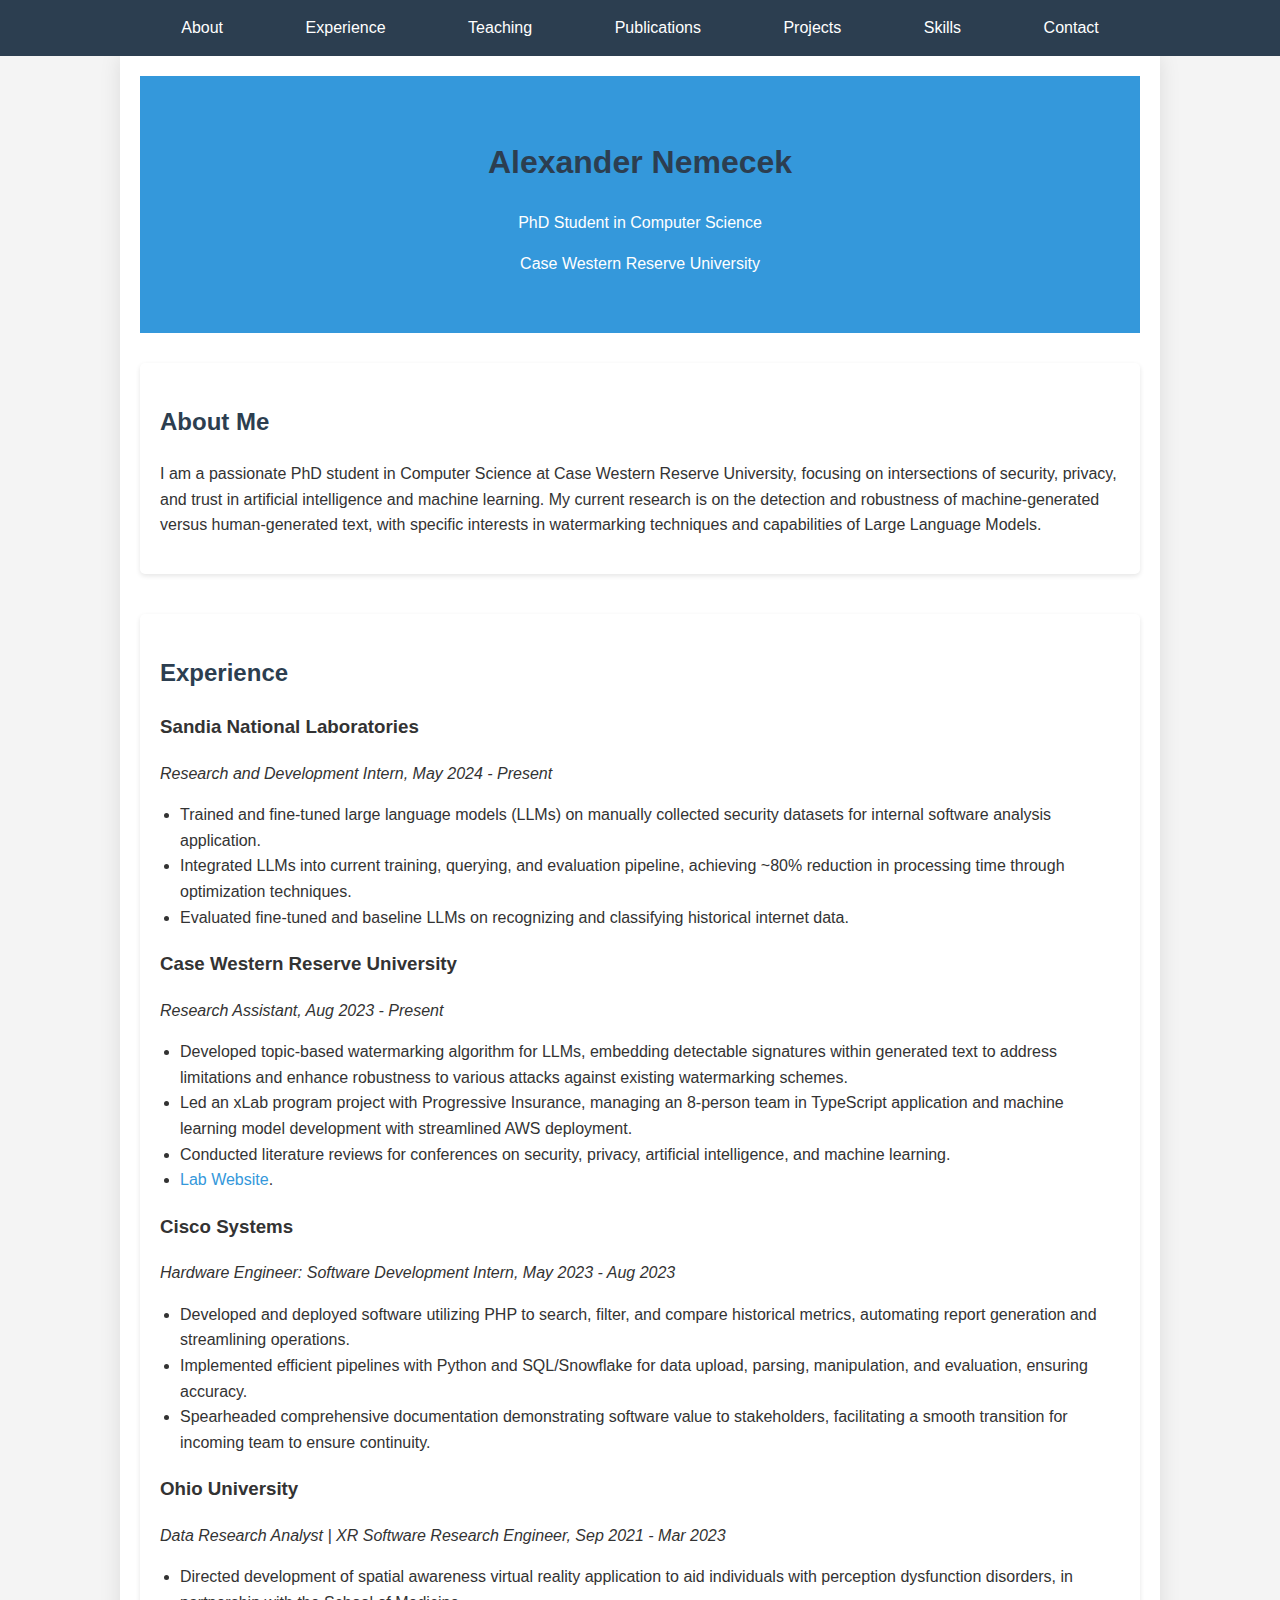
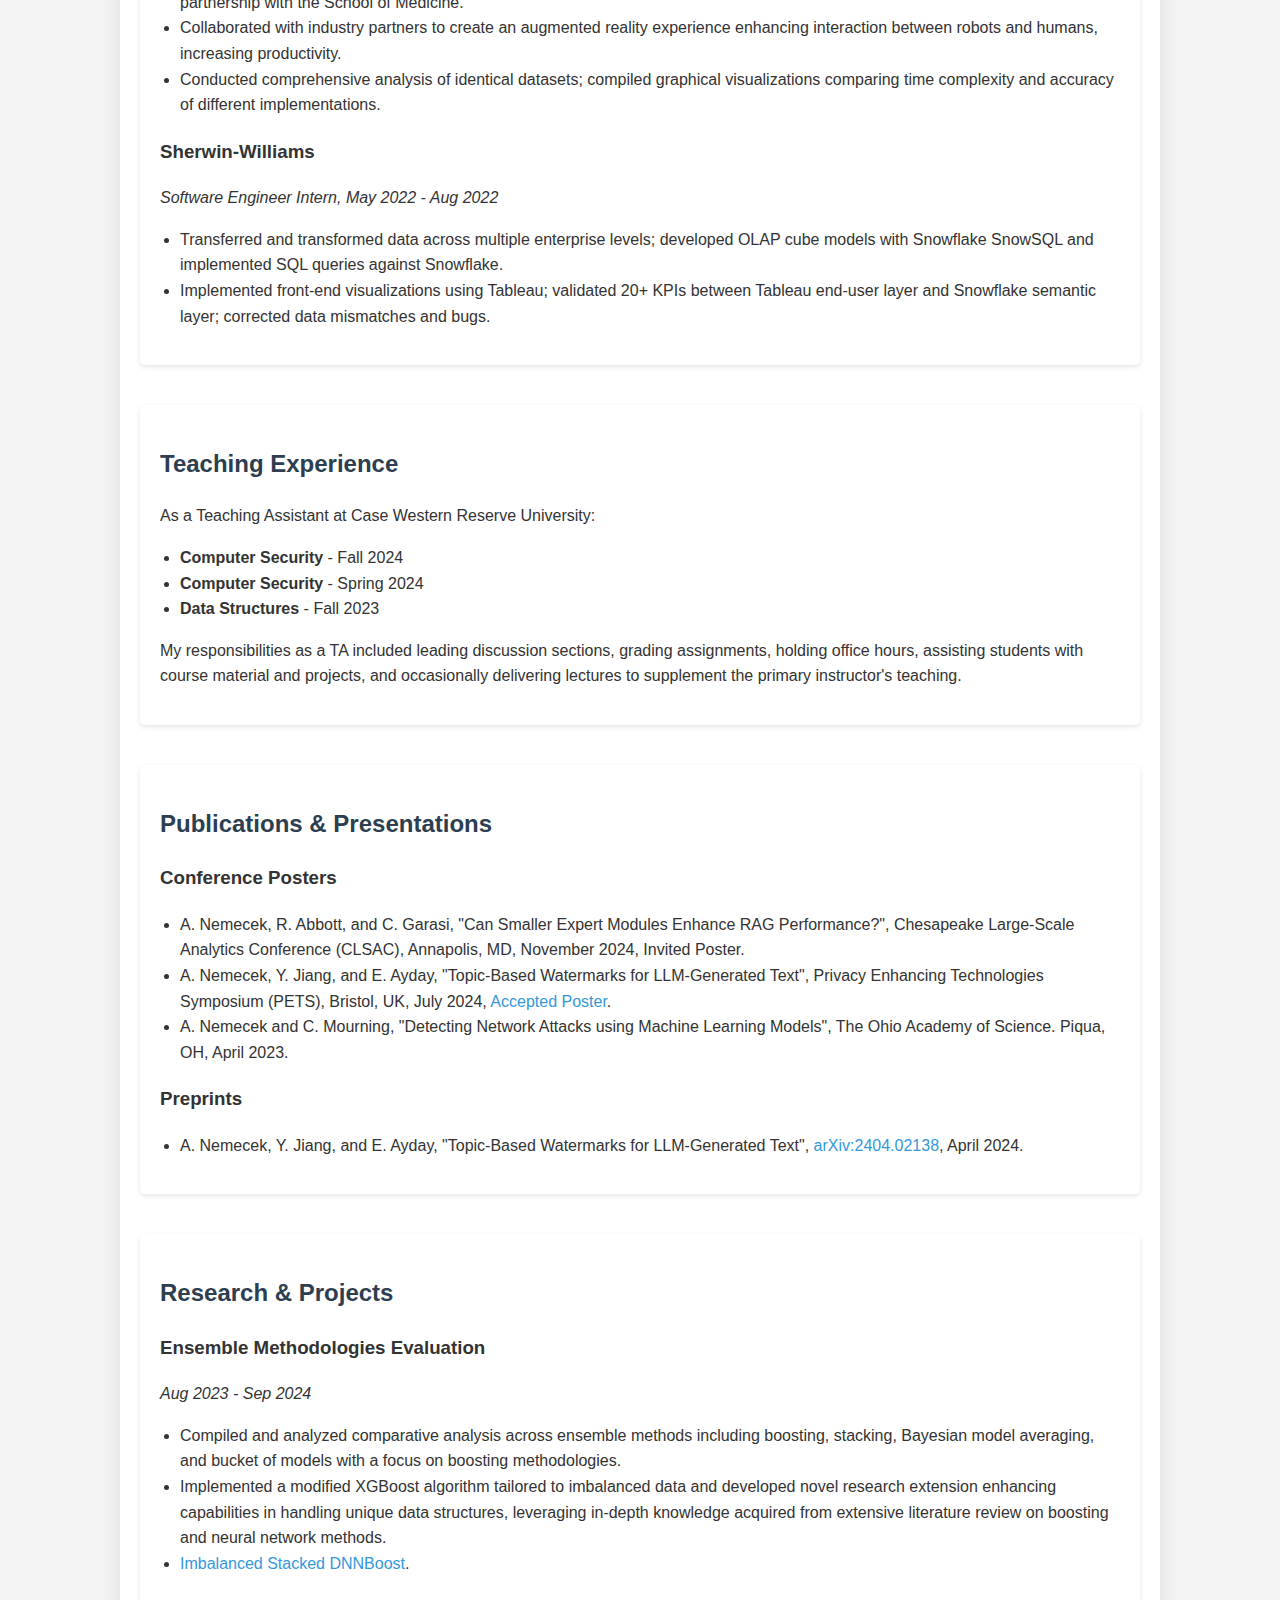
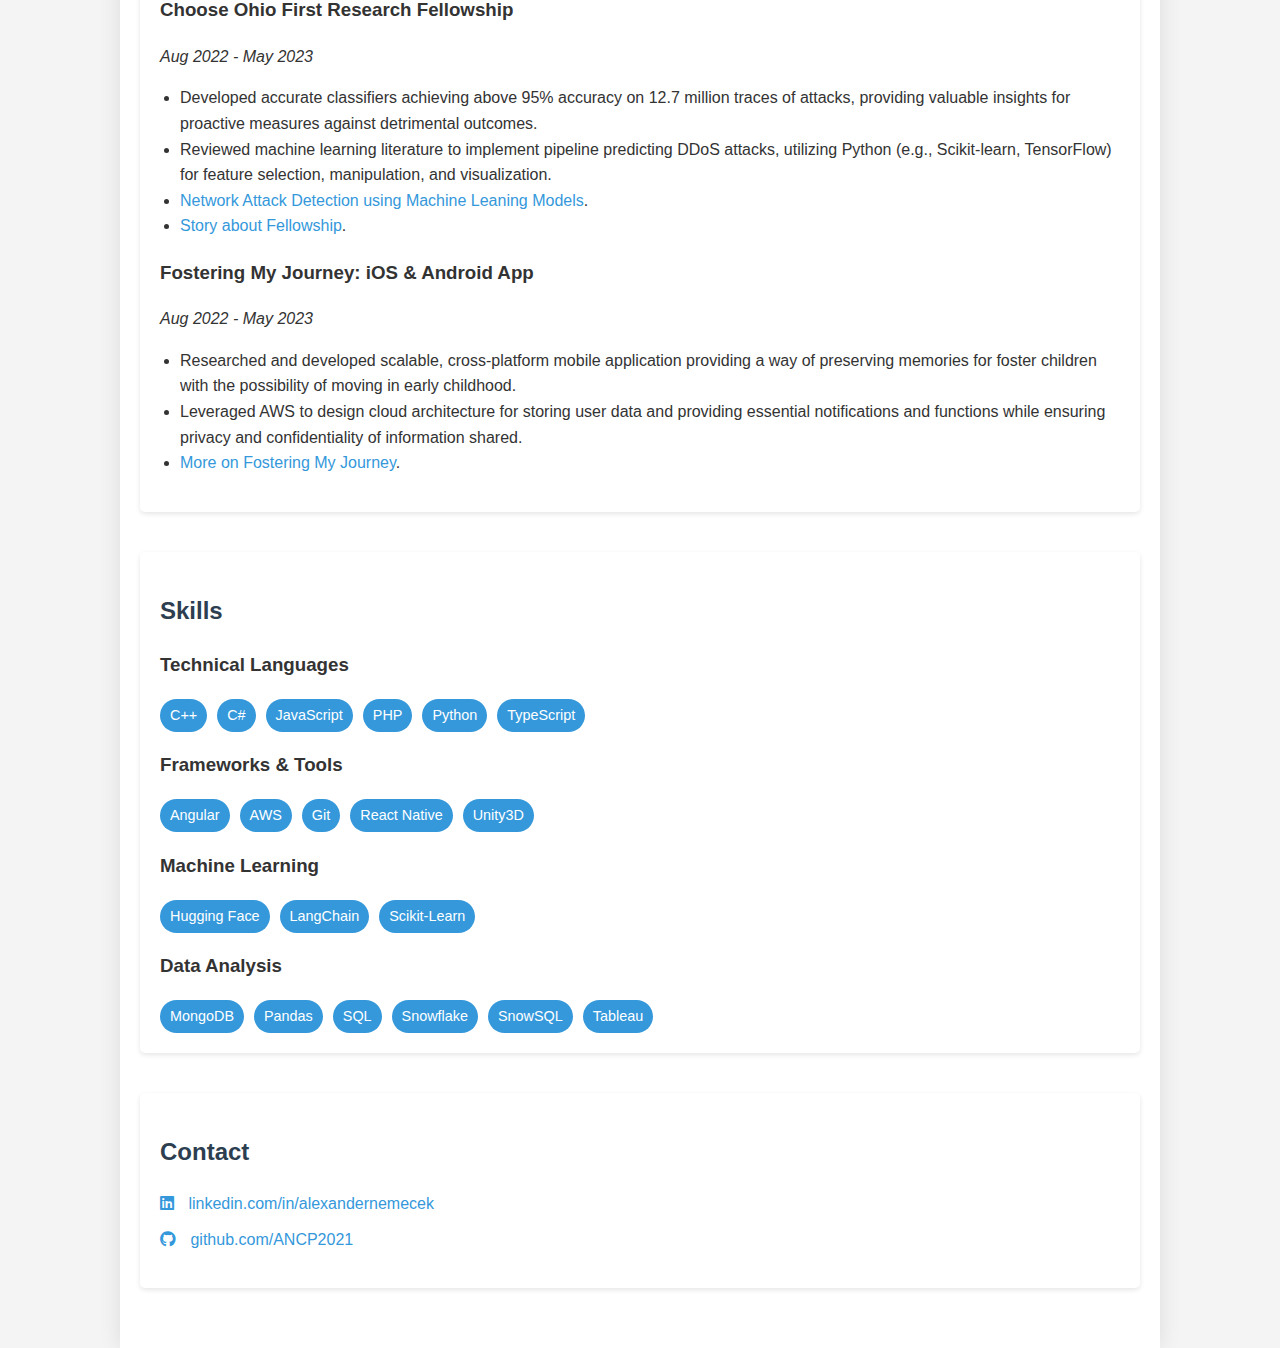
<file: index.html>
<!DOCTYPE html>
<html lang="en">
<head>
    <meta charset="UTF-8">
    <meta name="viewport" content="width=device-width, initial-scale=1.0">
    <title>Alexander Nemecek - PhD Student in Computer Science</title>
    <link href="https://cdnjs.cloudflare.com/ajax/libs/font-awesome/6.0.0-beta3/css/all.min.css" rel="stylesheet">
    <link href="styles.css" rel="stylesheet">
</head>
<body>
    <nav class="nav-header">
        <div class="nav-container">
            <a href="#about" class="nav-link">About</a>
            <a href="#experience" class="nav-link">Experience</a>
            <a href="#teaching" class="nav-link">Teaching</a>
            <a href="#publications" class="nav-link">Publications</a>
            <a href="#projects" class="nav-link">Projects</a>
            <a href="#skills" class="nav-link">Skills</a>
            <a href="#contact" class="nav-link">Contact</a>
        </div>
    </nav>

    <div class="container">
        <div class="header">
            <h1>Alexander Nemecek</h1>
            <p>PhD Student in Computer Science</p>
            <p>Case Western Reserve University</p>
        </div>

        <div id="about" class="section">
            <h2>About Me</h2>
            <p>I am a passionate PhD student in Computer Science at Case Western Reserve University, focusing on intersections of security, privacy, and trust in artificial intelligence and machine learning. My current research is on the detection and robustness of machine-generated versus human-generated text, with specific interests in watermarking techniques and capabilities of Large Language Models.</p>
        </div>

        <div id="experience" class="section">
            <h2>Experience</h2>
            <div class="subsection">
                <h3>Sandia National Laboratories</h3>
                <p><em>Research and Development Intern, May 2024 - Present</em></p>
                <ul>
                    <li>Trained and fine-tuned large language models (LLMs) on manually collected security datasets for internal software analysis application.</li>
                    <li>Integrated LLMs into current training, querying, and evaluation pipeline, achieving ~80% reduction in processing time through optimization techniques.</li>
                    <li>Evaluated fine-tuned and baseline LLMs on recognizing and classifying historical internet data.</li>
                </ul>
            </div>
            <div class="subsection">
                <h3>Case Western Reserve University</h3>
                <p><em>Research Assistant, Aug 2023 - Present</em></p>
                <ul>
                    <li>Developed topic-based watermarking algorithm for LLMs, embedding detectable signatures within generated text to address limitations and enhance robustness to various attacks against existing watermarking schemes.</li>
                    <li>Led an xLab program project with Progressive Insurance, managing an 8-person team in TypeScript application and machine learning model development with streamlined AWS deployment.</li>
                    <li>Conducted literature reviews for conferences on security, privacy, artificial intelligence, and machine learning.</li>
                    <li><a href="https://engineering.case.edu/research/labs/SPiD">Lab Website</a>.</li>
                </ul>
            </div>
            <div class="subsection">
                <h3>Cisco Systems</h3>
                <p><em>Hardware Engineer: Software Development Intern, May 2023 - Aug 2023</em></p>
                <ul>
                    <li>Developed and deployed software utilizing PHP to search, filter, and compare historical metrics, automating report generation and streamlining operations.</li>
                    <li>Implemented efficient pipelines with Python and SQL/Snowflake for data upload, parsing, manipulation, and evaluation, ensuring accuracy.</li>
                    <li>Spearheaded comprehensive documentation demonstrating software value to stakeholders, facilitating a smooth transition for incoming team to ensure continuity.</li>
                </ul>
            </div>
            <div class="subsection">
                <h3>Ohio University</h3>
                <p><em>Data Research Analyst | XR Software Research Engineer, Sep 2021 - Mar 2023</em></p>
                <ul>
                    <li>Directed development of spatial awareness virtual reality application to aid individuals with perception dysfunction disorders, in partnership with the School of Medicine.</li>
                    <li>Collaborated with industry partners to create an augmented reality experience enhancing interaction between robots and humans, increasing productivity.</li>
                    <li>Conducted comprehensive analysis of identical datasets; compiled graphical visualizations comparing time complexity and accuracy of different implementations.</li>
                </ul>
            </div>
            <div class="subsection">
                <h3>Sherwin-Williams</h3>
                <p><em>Software Engineer Intern, May 2022 - Aug 2022</em></p>
                <ul>
                    <li>Transferred and transformed data across multiple enterprise levels; developed OLAP cube models with Snowflake SnowSQL and implemented SQL queries against Snowflake.</li>
                    <li>Implemented front-end visualizations using Tableau; validated 20+ KPIs between Tableau end-user layer and Snowflake semantic layer; corrected data mismatches and bugs.</li>
                </ul>
            </div>
        </div>

        <div id="teaching" class="section">
            <h2>Teaching Experience</h2>
            <p>As a Teaching Assistant at Case Western Reserve University:</p>
            <ul>
                <li><strong>Computer Security</strong> - Fall 2024</li>
                <li><strong>Computer Security</strong> - Spring 2024</li>
                <li><strong>Data Structures</strong> - Fall 2023</li>
            </ul>
            <p>My responsibilities as a TA included leading discussion sections, grading assignments, holding office hours, assisting students with course material and projects, and occasionally delivering lectures to supplement the primary instructor's teaching.</p>        
        </div>

        <div id="publications" class="section">
            <h2>Publications & Presentations</h2>
            <div class="subsection">
                <h3>Conference Posters</h3>
                <ul>
                    <li>A. Nemecek, R. Abbott, and C. Garasi, "Can Smaller Expert Modules Enhance RAG Performance?", Chesapeake Large-Scale Analytics Conference (CLSAC), Annapolis, MD, November 2024, Invited Poster.</li>
                    <li>A. Nemecek, Y. Jiang, and E. Ayday, "Topic-Based Watermarks for LLM-Generated Text", Privacy Enhancing Technologies Symposium (PETS), Bristol, UK, July 2024, <a href="https://petsymposium.org/2024/accepted-posters.php">Accepted Poster</a>.</li>
                    <li>A. Nemecek and C. Mourning, "Detecting Network Attacks using Machine Learning Models", The Ohio Academy of Science. Piqua, OH, April 2023.</li>
                </ul>
            </div>
            <div class="subsection">
                <h3>Preprints</h3>
                <ul>
                    <li>A. Nemecek, Y. Jiang, and E. Ayday, "Topic-Based Watermarks for LLM-Generated Text", <a href="https://arxiv.org/abs/2404.02138">arXiv:2404.02138</a>, April 2024.</li>
                </ul>
            </div>
        </div>

        <div id="projects" class="section">
            <h2>Research & Projects</h2>
            <div class="subsection">
                <h3>Ensemble Methodologies Evaluation</h3>
                <p><em>Aug 2023 - Sep 2024</em></p>
                <ul>
                    <li>Compiled and analyzed comparative analysis across ensemble methods including boosting, stacking, Bayesian model averaging, and bucket of models with a focus on boosting methodologies.</li>
                    <li>Implemented a modified XGBoost algorithm tailored to imbalanced data and developed novel research extension enhancing capabilities in handling unique data structures, leveraging in-depth knowledge acquired from extensive literature review on boosting and neural network methods.</li>
                    <li><a href="https://github.com/ANCP2021/Imbalanced-Stacked-DNNBoost">Imbalanced Stacked DNNBoost</a>.</li>
                </ul>
            </div>
            <div class="subsection">
                <h3>Choose Ohio First Research Fellowship</h3>
                <p><em>Aug 2022 - May 2023</em></p>
                <ul>
                    <li>Developed accurate classifiers achieving above 95% accuracy on 12.7 million traces of attacks, providing valuable insights for proactive measures against detrimental outcomes.</li>
                    <li>Reviewed machine learning literature to implement pipeline predicting DDoS attacks, utilizing Python (e.g., Scikit-learn, TensorFlow) for feature selection, manipulation, and visualization.</li>
                    <li><a href="https://github.com/ANCP2021/Network-Attack-Detection-using-Machine-Leaning-Models">Network Attack Detection using Machine Leaning Models</a>.</li>
                    <li><a href="https://www.ohio.edu/news/2023/03/ohios-choose-ohio-first-scholars-present-ohio-statehouse">Story about Fellowship</a>.</li>
                </ul>
            </div>
            <div class="subsection">
                <h3>Fostering My Journey: iOS & Android App</h3>
                <p><em>Aug 2022 - May 2023</em></p>
                <ul>
                    <li>Researched and developed scalable, cross-platform mobile application providing a way of preserving memories for foster children with the possibility of moving in early childhood.</li>
                    <li>Leveraged AWS to design cloud architecture for storing user data and providing essential notifications and functions while ensuring privacy and confidentiality of information shared.</li>
                    <li><a href="https://www.ohio.edu/news/2023/04/computer-science-students-design-app-help-children-foster-care">More on Fostering My Journey</a>.</li>
                </ul>
            </div>
        </div>

        <div id="skills" class="section">
            <h2>Skills</h2>
            <h3>Technical Languages</h3>
            <div class="skill-list">
                <span class="skill-item">C++</span>
                <span class="skill-item">C#</span>
                <span class="skill-item">JavaScript</span>
                <span class="skill-item">PHP</span>
                <span class="skill-item">Python</span>
                <span class="skill-item">TypeScript</span>
            </div>
            <h3>Frameworks & Tools</h3>
            <div class="skill-list">
                <span class="skill-item">Angular</span>
                <span class="skill-item">AWS</span>
                <span class="skill-item">Git</span>
                <span class="skill-item">React Native</span>
                <span class="skill-item">Unity3D</span>
            </div>
            <h3>Machine Learning</h3>
            <div class="skill-list">
                <span class="skill-item">Hugging Face</span>
                <span class="skill-item">LangChain</span>
                <span class="skill-item">Scikit-Learn</span>
            </div>
            <h3>Data Analysis</h3>
            <div class="skill-list">
                <span class="skill-item">MongoDB</span>
                <span class="skill-item">Pandas</span>
                <span class="skill-item">SQL</span>
                <span class="skill-item">Snowflake</span>
                <span class="skill-item">SnowSQL</span>
                <span class="skill-item">Tableau</span>
            </div>
        </div>

        <div id="contact" class="section">
            <h2>Contact</h2>
            <ul class="contact-list">
                <li><i class="fab fa-linkedin"></i> <a href="https://www.linkedin.com/in/alexandernemecek">linkedin.com/in/alexandernemecek</a></li>
                <li><i class="fab fa-github"></i> <a href="https://github.com/ANCP2021">github.com/ANCP2021</a></li>
            </ul>
        </div>
    </div>
</body>
</html>
</file>
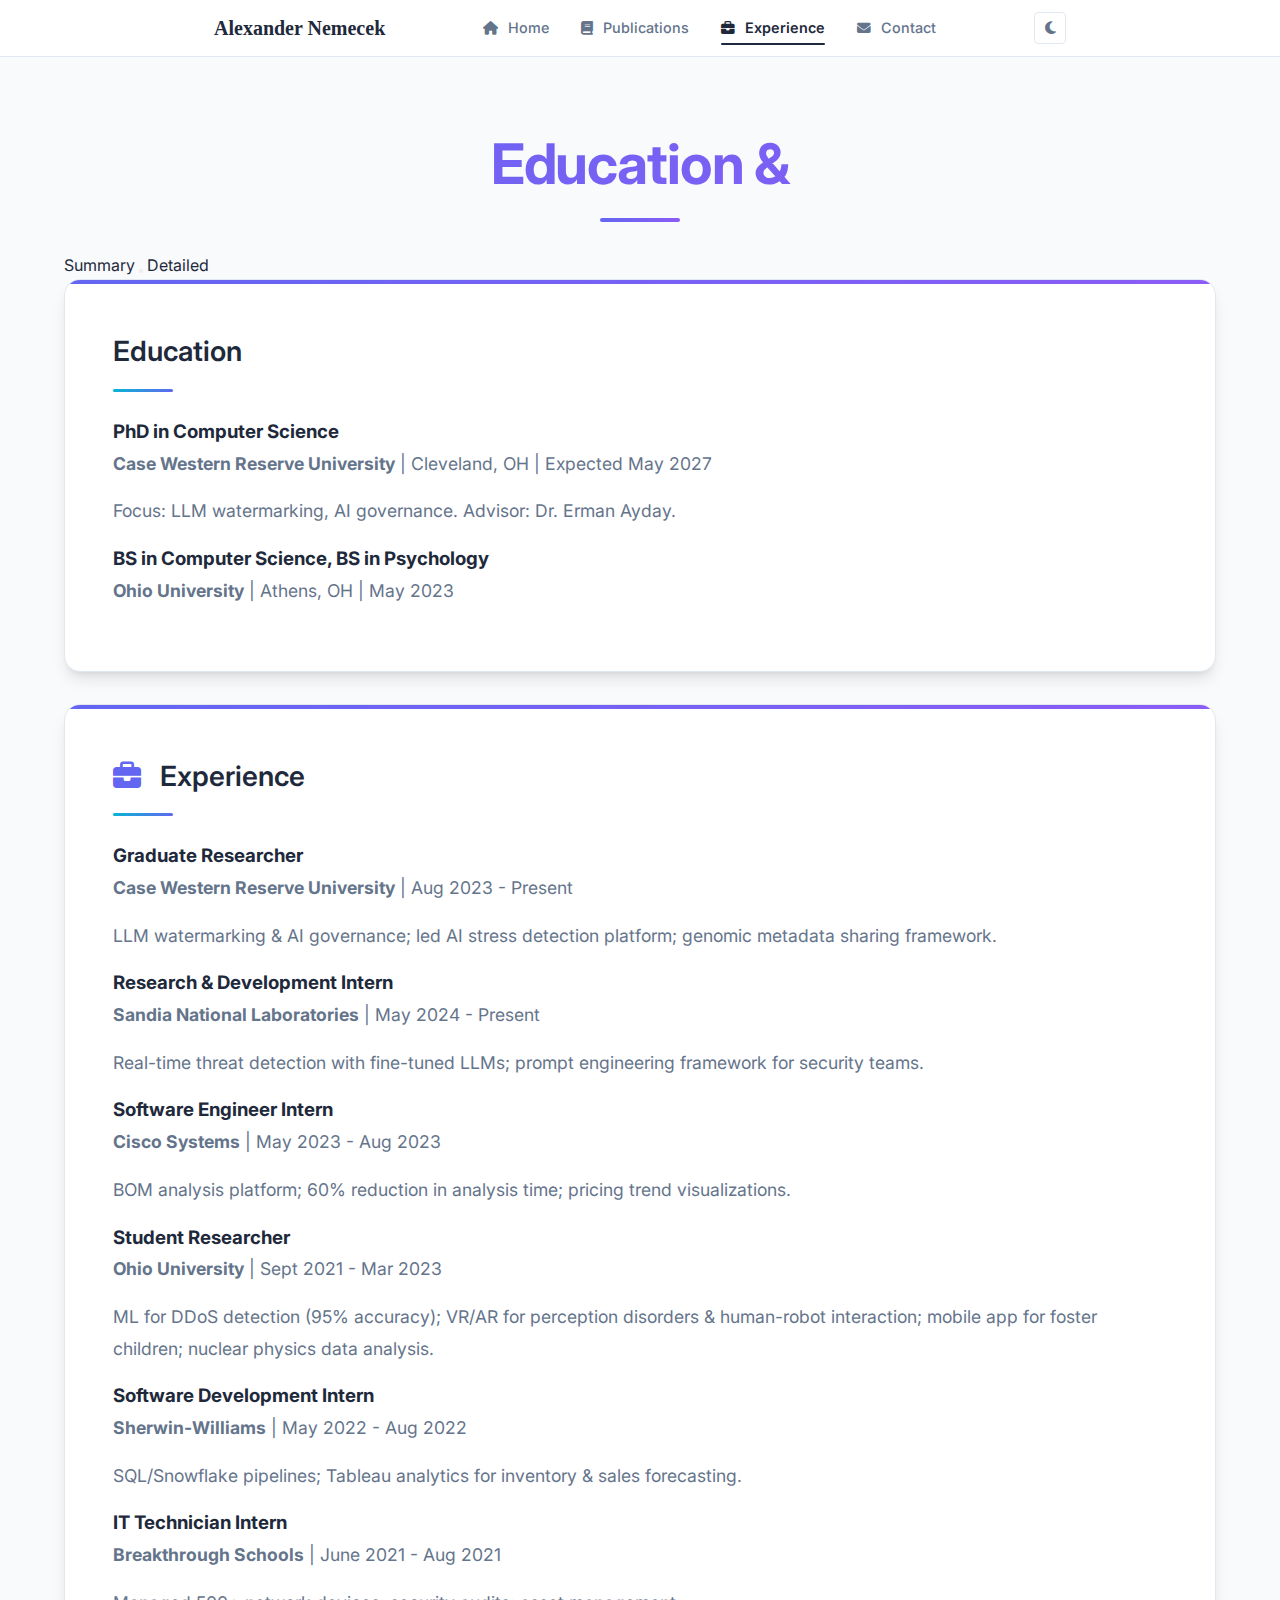
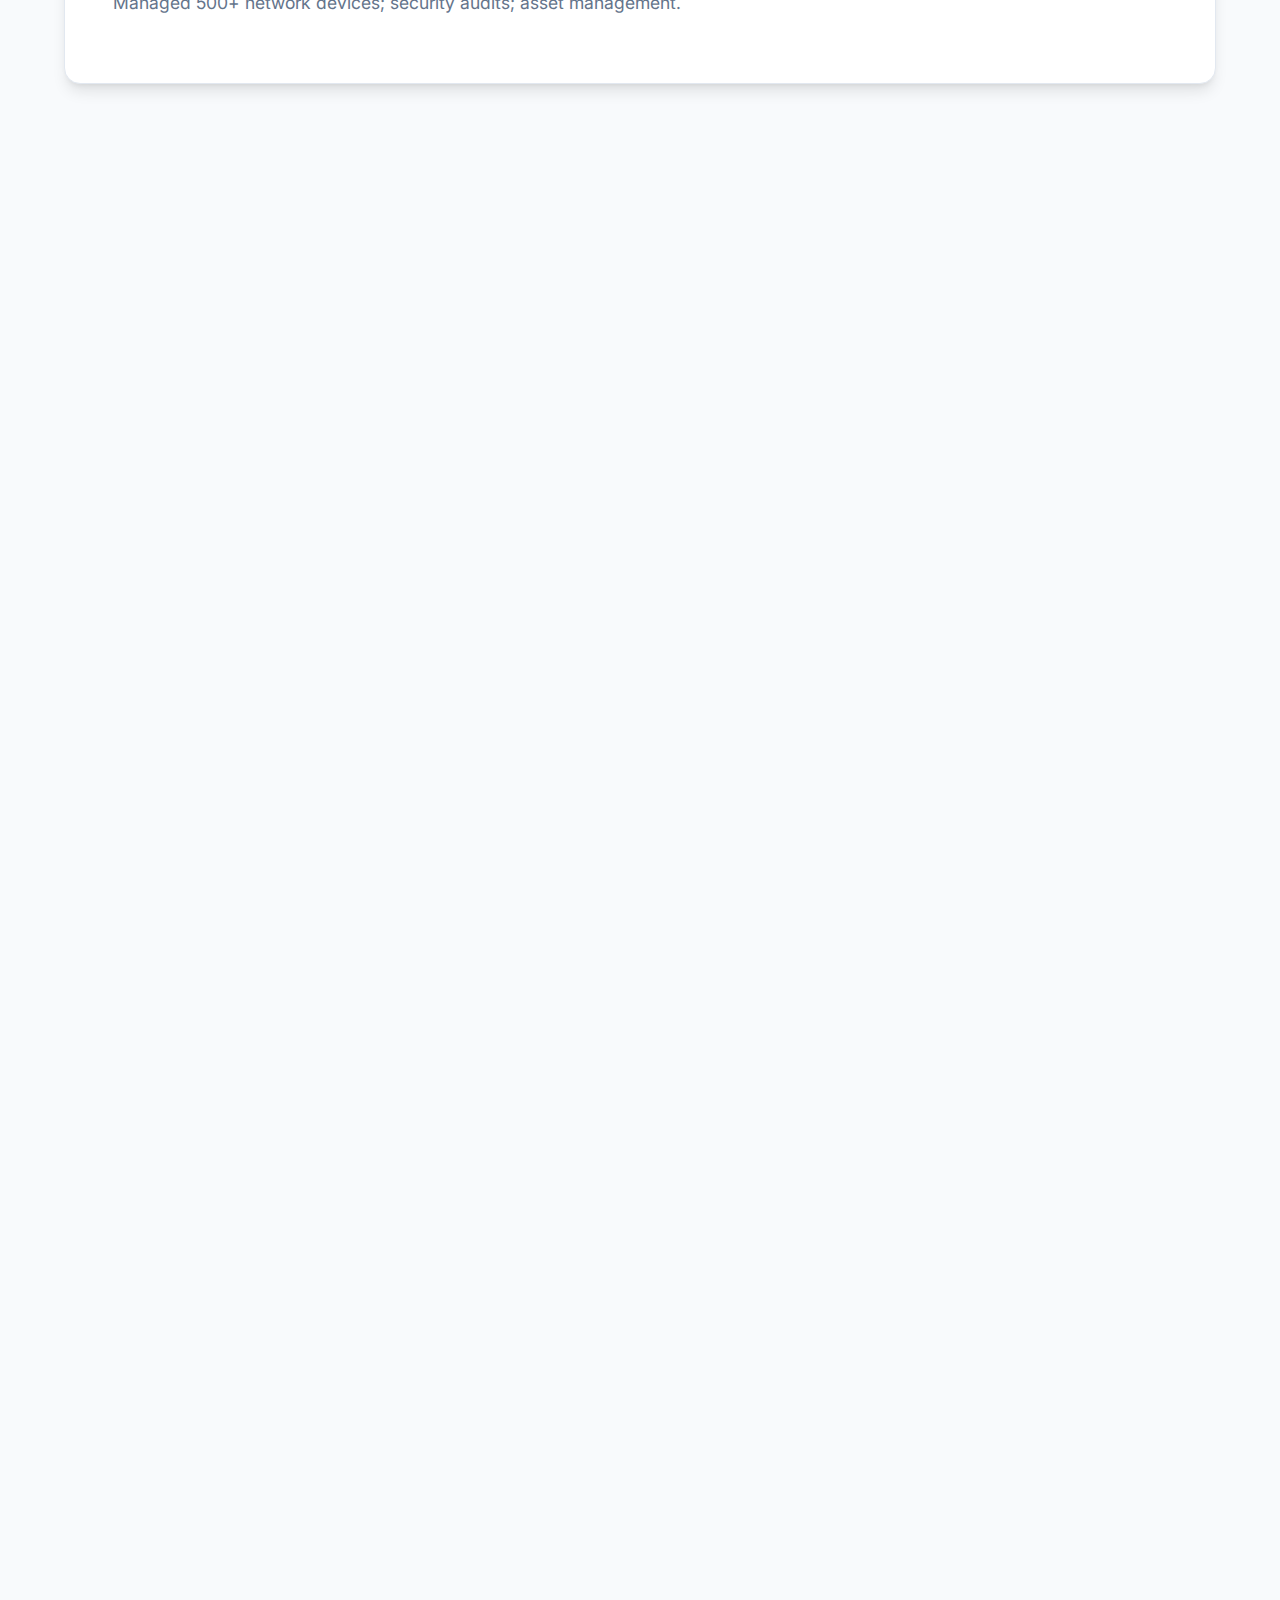
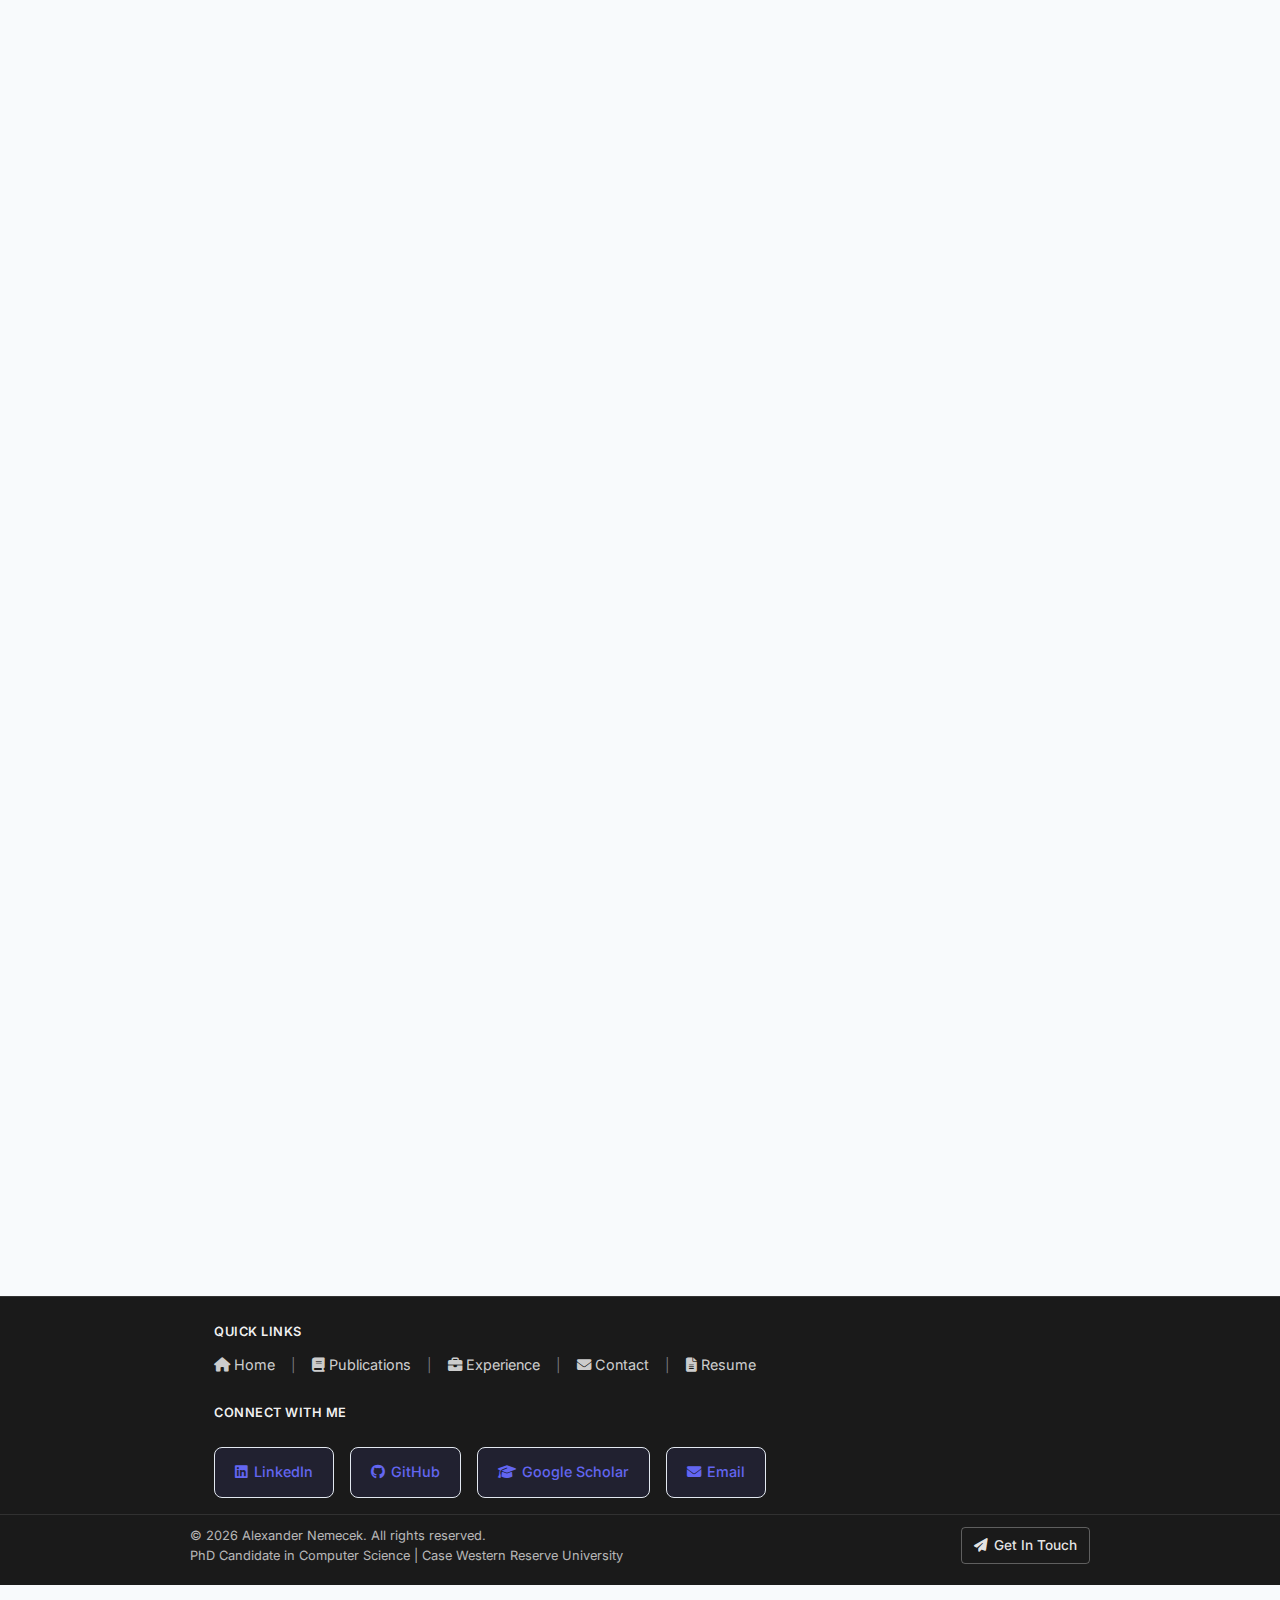
<file: experience.html>
<!DOCTYPE html>
<html lang="en">
<head>
    <meta charset="UTF-8">
    <meta name="viewport" content="width=device-width, initial-scale=1.0">
    <title>Experience - Alexander Nemecek</title>
    <link rel="stylesheet" href="css/main.css">
    <script src="js/nav.js"></script>
    <script src="js/footer.js"></script>
    <link rel="stylesheet" href="https://cdnjs.cloudflare.com/ajax/libs/font-awesome/6.4.0/css/all.min.css">
</head>
<body>
    <main>
        <div class="page-header-with-toggle">
            <h1 class="page-title">Education & Experience</h1>
            <div class="view-toggle" role="group" aria-label="View mode">
                <span class="view-toggle-label view-toggle-short">Summary</span>
                <button type="button" class="view-toggle-slider" id="experience-view-toggle" aria-pressed="false" aria-label="Toggle between summary and detailed view">
                    <span class="view-toggle-track">
                        <span class="view-toggle-thumb"></span>
                    </span>
                </button>
                <span class="view-toggle-label view-toggle-long">Detailed</span>
            </div>
        </div>

        <div class="experience-views-wrapper" aria-live="polite">
        <!-- SHORT VIEW -->
        <div id="experience-short-view" class="experience-view">
            <div class="content-section">
                <h2>Education</h2>
                <div class="experience-item-compact">
                    <h3>PhD in Computer Science</h3>
                    <p><strong>Case Western Reserve University</strong> | Cleveland, OH | Expected May 2027</p>
                    <p class="compact-summary">Focus: LLM watermarking, AI governance. Advisor: Dr. Erman Ayday.</p>
                </div>
                <div class="experience-item-compact">
                    <h3>BS in Computer Science, BS in Psychology</h3>
                    <p><strong>Ohio University</strong> | Athens, OH | May 2023</p>
                </div>
            </div>

            <div class="content-section">
                <h2><i class="fas fa-briefcase"></i> Experience</h2>
                <div class="experience-item-compact">
                    <h3>Graduate Researcher</h3>
                    <p><strong>Case Western Reserve University</strong> | Aug 2023 - Present</p>
                    <p class="compact-summary">LLM watermarking & AI governance; led AI stress detection platform; genomic metadata sharing framework.</p>
                </div>
                <div class="experience-item-compact">
                    <h3>Research & Development Intern</h3>
                    <p><strong>Sandia National Laboratories</strong> | May 2024 - Present</p>
                    <p class="compact-summary">Real-time threat detection with fine-tuned LLMs; prompt engineering framework for security teams.</p>
                </div>
                <div class="experience-item-compact">
                    <h3>Software Engineer Intern</h3>
                    <p><strong>Cisco Systems</strong> | May 2023 - Aug 2023</p>
                    <p class="compact-summary">BOM analysis platform; 60% reduction in analysis time; pricing trend visualizations.</p>
                </div>
                <div class="experience-item-compact">
                    <h3>Student Researcher</h3>
                    <p><strong>Ohio University</strong> | Sept 2021 - Mar 2023</p>
                    <p class="compact-summary">ML for DDoS detection (95% accuracy); VR/AR for perception disorders & human-robot interaction; mobile app for foster children; nuclear physics data analysis.</p>
                </div>
                <div class="experience-item-compact">
                    <h3>Software Development Intern</h3>
                    <p><strong>Sherwin-Williams</strong> | May 2022 - Aug 2022</p>
                    <p class="compact-summary">SQL/Snowflake pipelines; Tableau analytics for inventory & sales forecasting.</p>
                </div>
                <div class="experience-item-compact">
                    <h3>IT Technician Intern</h3>
                    <p><strong>Breakthrough Schools</strong> | June 2021 - Aug 2021</p>
                    <p class="compact-summary">Managed 500+ network devices; security audits; asset management.</p>
                </div>
            </div>

            <div class="content-section">
                <h2>Teaching</h2>
                <div class="experience-item-compact">
                    <h3>Graduate Teaching Assistant</h3>
                    <p><strong>Case Western Reserve University</strong> | 2023 - 2024</p>
                    <p class="compact-summary">Computer Security, Data Structures — lectures and materials for 100-250+ students.</p>
                </div>
            </div>

            <div class="content-section">
                <h2>Skills</h2>
                <div class="skills-compact">
                    <span class="skill-tag">ML & AI</span>
                    <span class="skill-tag">Cybersecurity</span>
                    <span class="skill-tag">PyTorch</span>
                    <span class="skill-tag">TensorFlow</span>
                    <span class="skill-tag">AWS</span>
                    <span class="skill-tag">React</span>
                    <span class="skill-tag">Python</span>
                    <span class="skill-tag">C/C++</span>
                    <span class="skill-tag">JavaScript</span>
                    <span class="skill-tag">SQL</span>
                </div>
            </div>
        </div>

        <!-- LONG VIEW (Detailed) -->
        <div id="experience-long-view" class="experience-view experience-view-active">
        <div class="content-section">
            <h2>Education</h2>
            <div class="experience-item-primary">
                <h3>PhD in Computer Science</h3>
                <p><strong>Case Western Reserve University</strong> | Cleveland, OH | Expected May 2027</p>
                <p><strong>Focus:</strong> Watermarking in Large Language Models, AI Governance</p>
                <p><strong>Advisor:</strong> Dr. Erman Ayday</p>
                <p><strong>Relevant Coursework:</strong> Large Language Models, Natural Language Processing, Machine Learning, High Performance Data & Computing</p>
            </div>
            <div class="experience-item-primary">
                <h3>BS in Computer Science, BS in Psychology</h3>
                <p><strong>Ohio University</strong> | Athens, OH | May 2023</p>
                <p><strong>Relevant Coursework:</strong> Data Science, Data Mining, Software Security, Parallel, Distributed, & Web Computing</p>
            </div>
        </div>

        <div class="content-section">
            <h2><i class="fas fa-briefcase"></i> Experience</h2>
            <div class="experience-item-experience">
                <h3>Graduate Researcher</h3>
                <p><strong>Case Western Reserve University</strong> | Cleveland, OH | Aug 2023 - Present</p>
                <ul>
                    <li>Developed semantic-aware watermarking scheme for LLMs using topic-aligned token partitioning in PyTorch, achieving 30% 
                        improvement in adversarial robustness while maintaining industry-leading text quality, and designed a three-layer 
                        policy-technical framework adopted to bridge AI governance expectations with technical capabilities.</li>
                    <li><strong>xLab: </strong>Led an Agile team of 10 engineers to architect and deploy an end-to-end 
                        AI stress detection platform using AWS Lambda, Fitbit API, and React with personalized machine 
                        learning models, demonstrating ability to translate research concepts into production-ready applications.</li>
                    <li><strong>Genomic Metadata Sharing: </strong>Designed and implemented a secure web application 
                        framework facilitating genetic metadata sharing among researchers, developing backend services for genetic 
                        similarity analysis and user management while ensuring data security and integrity across interdisciplinary 
                        collaborations.</li>
                </ul>
            </div>
            <div class="experience-item-experience">
                <h3>Research & Development Intern</h3>
                <p><strong>Sandia National Laboratories</strong> | Albuquerque, NM | May 2024 - Present</p>
                <ul>
                    <li>Architected real-time threat detection pipeline leveraging fine-tuned LLMs with Low-Rank Adaptation (LoRA) in PyTorch, 
                        improving model accuracy by 18% and enabling production deployment, while implementing 
                        adaptive fine-tuning infrastructure for dynamic model swapping and designing a prompt engineering 
                        framework with semantic guardrails adopted by security teams for strategic threat prioritization.</li>
                </ul>
            </div>
            <div class="experience-item-experience">
                <h3>Software Engineer Intern</h3>
                <p><strong>Cisco Systems</strong> | Richfield, OH | May 2023 - Aug 2023</p>
                <ul>
                    <li>Built full-stack BOM analysis platform using Python, Snowflake, and React that 
                        automated manual hardware engineering processes and reduced analysis time by 60%,
                        while creating interactive pricing trend visualizations that accelerated procurement 
                        decision cycles from three months to one month across cross-functional teams.</li>
                </ul>
            </div>
            <div class="experience-item-experience">
                <h3>Student Researcher</h3>
                <p><strong>Ohio University</strong> | Athens, OH | Sept 2021 - Mar 2023</p>
                <ul>
                    <li><strong>Choose Ohio First (COF) Research Fellowship: </strong>Developed machine learning classifiers 
                        achieving 95% accuracy on 12.7 million network attack traces, implementing a comprehensive 
                        pipeline using Python, Scikit-learn, and TensorFlow to predict DDoS attacks and 
                        providing actionable insights for proactive cybersecurity measures.</li>
                    <li><strong>Program to Aid Career Exploration (PACE): </strong>Collaborated with the School of Medicine 
                        to develop VR spatial awareness applications for individuals with perception dysfunction 
                        disorders using Meta Quest, and created AR interfaces for human-robot interaction in 
                        industrial settings using HoloLens, improving remote worker safety operations.</li>
                    <li><strong>Digital Manufacturing Research Program (DMRP): </strong>Led requirement gathering and 
                        implemented responsive Angular web application with TypeScript to optimize ordering processes 
                        for custom 3D-printed windowpanes, collaborating with a multidisciplinary team of 12 professionals 
                        across engineering, marketing, and design.</li>
                    <li><strong>Fostering My Journey: </strong>Designed and developed secure cross-platform mobile 
                        application using React Native and AWS backend to preserve childhood memories for foster 
                        children, implementing CI/CD automation while ensuring privacy compliance and data confidentiality.</li>
                    <li><strong>Neutral Particle Spectrometer (NPS) at Jefferson Lab: </strong>Analyzed experimental data 
                        from high-energy electron reactions using C++ and ROOT framework, comparing time complexity and 
                        accuracy of different algorithms while creating graphical visualizations to support nuclear physics research.</li>
                </ul>
            </div>
            <div class="experience-item-experience">
                <h3>Software Development Intern</h3>
                <p><strong>Sherwin-Williams</strong> | Cleveland, OH | May 2022 - Aug 2022</p>
                <ul>
                    <li>Orchestrated SQL and Snowflake pipelines to centralize nationwide automotive paint data, 
                        improving accessibility and operational efficiency, while designing Tableau analytics 
                        platform visualizing 20+ KPIs that resolved data inconsistencies to enhance inventory management 
                        and sales forecasting decisions.</li>
                </ul>
            </div>
            <div class="experience-item-experience">
                <h3>IT Technician Intern</h3>
                <p><strong>Breakthrough Schools</strong> | Cleveland, OH | June 2021 - Aug 2021</p>
                <ul>
                    <li>Independently managed large-scale technology infrastructure by provisioning and configuring 
                        500+ network devices, conducting comprehensive security audits of Google accounts, and 
                        implementing systematic asset management processes, demonstrating early ability to handle 
                        complex technical operations with minimal supervision while ensuring security compliance 
                        across distributed systems.</li>
                </ul>
            </div>
        </div>

        <div class="content-section">
            <h2>Teaching</h2>
            <div class="experience-item-primary">
                <h3>Graduate Teaching Assistant</h3>
                <p><strong>Case Western Reserve University</strong> | Cleveland, OH | 2023 - 2024</p>
                <p class="info-label"><strong>Courses:</strong> <span class="info-content">Computer Security (Dr. Stanley Omeike, Dr. Brian Krupp) | Data Structures (Dr. Erman Ayday)</span></p>
                <ul>
                    <li>Delivered lectures and created supplementary course materials for 100-250+ students across foundational computer science and cybersecurity topics.</li>
                    <li>Developed teaching materials and practice problems that enhanced student understanding of security principles and algorithmic thinking.</li>
                    <li>Provided individualized guidance during office hours, helping students troubleshoot technical challenges.</li>
                </ul>
            </div>
        </div>

        <div class="content-section">
            <h2>Skills</h2>
            <div class="skills-container">
                <div class="skills-row">
                    <div class="skill-category">
                        <h3><i class="fas fa-brain"></i> Machine Learning & AI</h3>
                        <ul class="skill-list">
                            <li>Deep Learning & Neural Networks</li>
                            <li>Natural Language Processing</li>
                            <li>AI Security & Trustworthiness</li>
                            <li>AI Governance</li>
                        </ul>
                    </div>

                    <div class="skill-category">
                        <h3><i class="fas fa-shield-alt"></i> Cybersecurity</h3>
                        <ul class="skill-list">
                            <li>Privacy-Preserving ML</li>
                            <li>Adversarial Machine Learning</li>
                            <li>Threat Detection</li>
                            <li>Model Watermarking & Forensics</li>
                        </ul>
                    </div>
                </div>
                
                <div class="skills-row">
                    <div class="skill-category">
                        <h3><i class="fas fa-cogs"></i> Frameworks & Tools</h3>
                        <ul class="skill-list">
                            <li>PyTorch</li>
                            <li>TensorFlow</li>
                            <li>Hugging Face Transformers</li>
                            <li>LangChain</li>
                            <li>AWS</li>
                            <li>React Native</li>
                        </ul>
                    </div>

                    <div class="skill-category">
                        <h3><i class="fas fa-code"></i> Programming Languages</h3>
                        <ul class="skill-list">
                            <li>Python</li>
                            <li>C/C++</li>
                            <li>JavaScript</li>
                            <li>TypeScript</li>
                            <li>SQL</li>
                            <li>PHP</li> 
                        </ul>
                    </div>
                </div>
            </div>
        </div>
        </div><!-- /experience-long-view -->
        </div><!-- /experience-views-wrapper -->
    </main>
    
    <script src="js/main.js"></script>
    <script src="js/experience.js"></script>
</body>
</html>
</file>
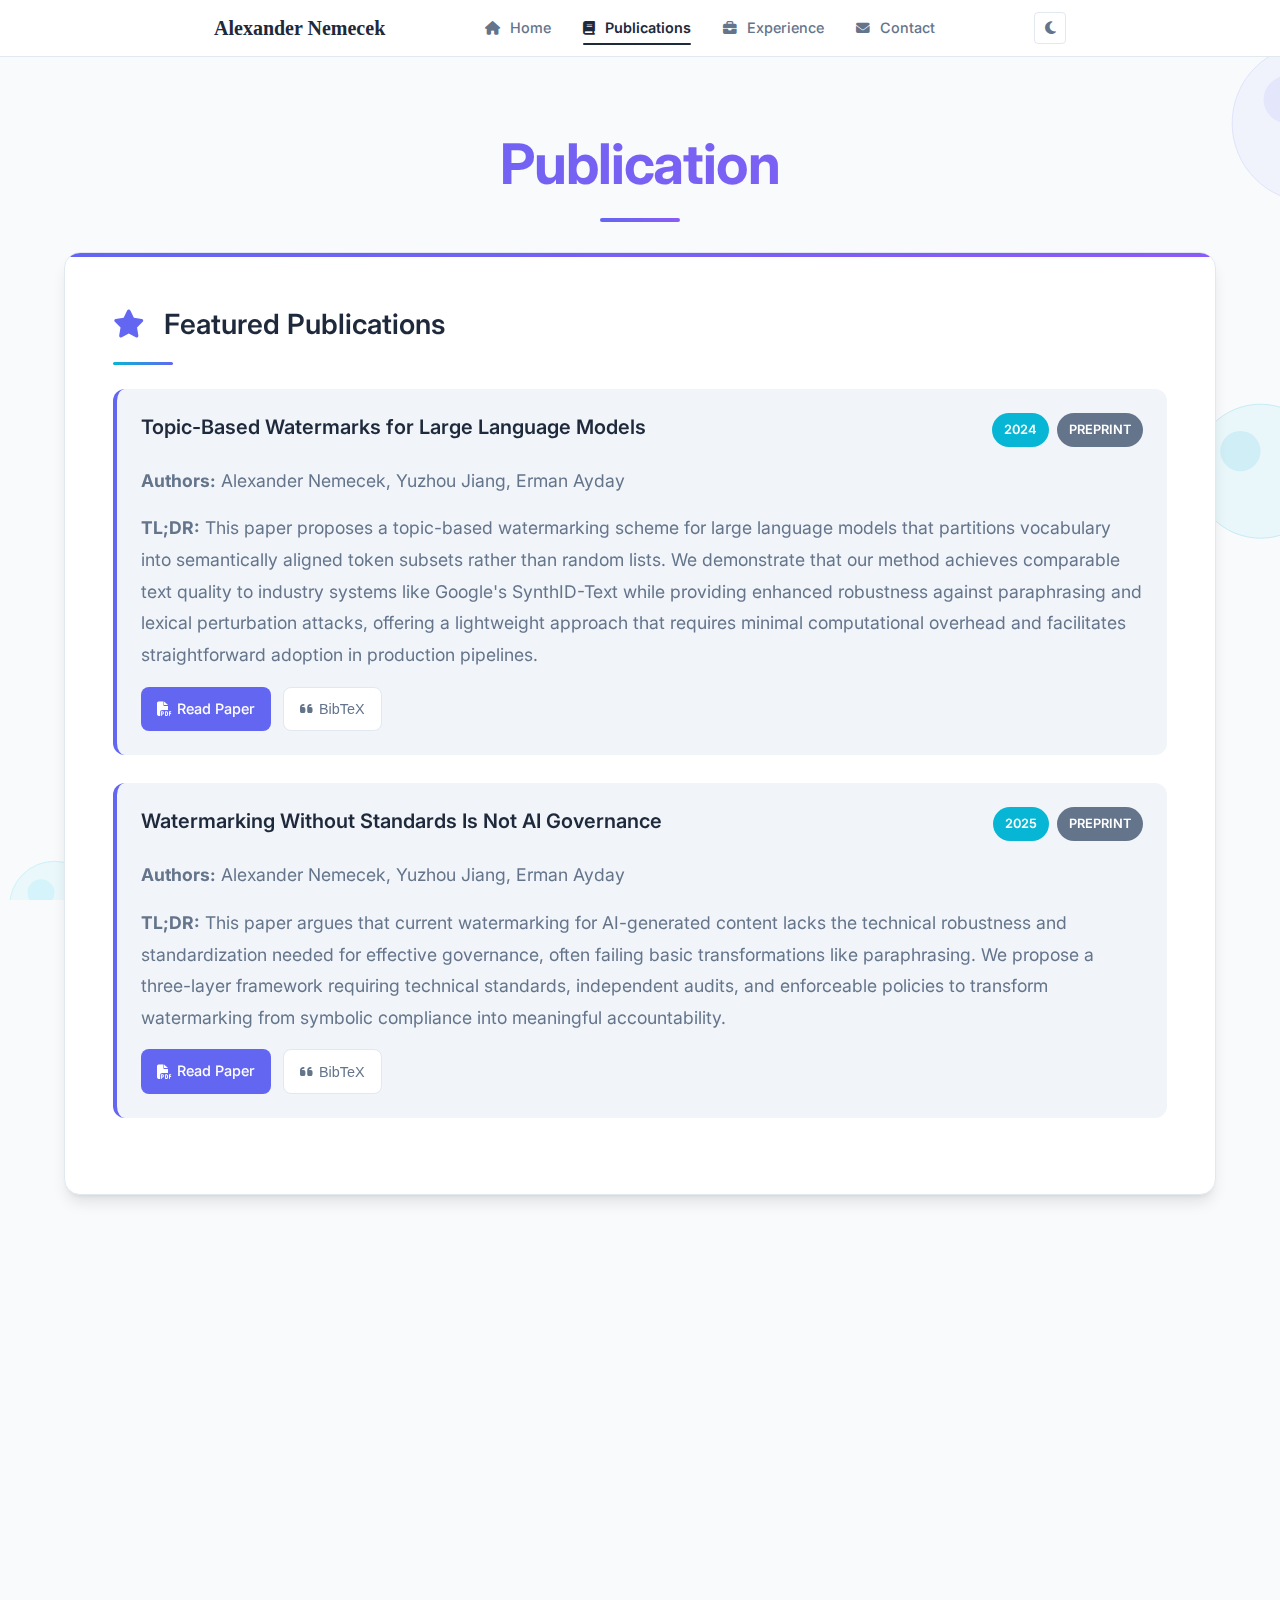
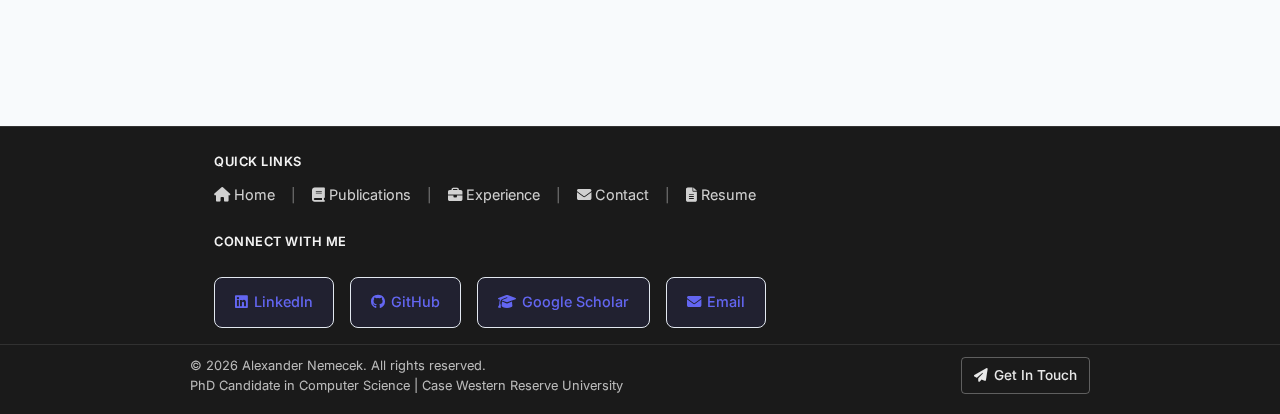
<file: publications.html>
<!DOCTYPE html>
<html lang="en">
<head>
    <meta charset="UTF-8">
    <meta name="viewport" content="width=device-width, initial-scale=1.0">
    <title>Publications - Alexander Nemecek</title>
    <link rel="stylesheet" href="css/main.css">
    <script src="js/nav.js"></script>
    <script src="js/footer.js"></script>
    <script src="js/bubbles.js"></script>
    <link rel="stylesheet" href="https://cdnjs.cloudflare.com/ajax/libs/font-awesome/6.4.0/css/all.min.css">
</head>
<body>
    <main>
        <h1 class="page-title">Publications</h1>
        
        <div class="content-section">
            <h2><i class="fas fa-star"></i> Featured Publications</h2>
            
            <div class="publication-item-featured">
                <div class="publication-header">
                    <h3>Topic-Based Watermarks for Large Language Models</h3>
                    <div class="publication-meta">
                        <span class="publication-year">2024</span>
                        <span class="publication-status">Preprint</span>
                    </div>
                </div>
                <p><strong>Authors:</strong> Alexander Nemecek, Yuzhou Jiang, Erman Ayday</p>
                <p><strong>TL;DR:</strong> This paper proposes a topic-based watermarking scheme for large language models that partitions vocabulary into semantically aligned token subsets rather than random lists. We demonstrate that our method achieves comparable text quality to industry systems like Google's SynthID-Text while providing enhanced robustness against paraphrasing and lexical perturbation attacks, offering a lightweight approach that requires minimal computational overhead and facilitates straightforward adoption in production pipelines.</p>
                <div class="publication-links">
                    <a href="https://arxiv.org/pdf/2404.02138" class="btn btn-primary" target="_blank">
                        <i class="fas fa-file-pdf"></i> Read Paper
                    </a>
                    <button class="btn btn-secondary" onclick="showBibtex('bibtex1')">
                        <i class="fas fa-quote-left"></i> BibTeX
                    </button>
                    <!-- <a href="#" class="btn btn-secondary"><i class="fas fa-code"></i> Code</a> -->
                </div>
            </div>

            <div class="publication-item-featured">
                <div class="publication-header">
                    <h3>Watermarking Without Standards Is Not AI Governance</h3>
                    <div class="publication-meta">
                        <span class="publication-year">2025</span>
                        <span class="publication-status">Preprint</span>
                    </div>
                </div>
                <p><strong>Authors:</strong> Alexander Nemecek, Yuzhou Jiang, Erman Ayday</p>
                <p><strong>TL;DR:</strong> This paper argues that current watermarking for AI-generated content lacks the technical robustness and standardization needed for effective governance, often failing basic transformations like paraphrasing. We propose a three-layer framework requiring technical standards, independent audits, and enforceable policies to transform watermarking from symbolic compliance into meaningful accountability.</p>
                <div class="publication-links">
                    <a href="https://arxiv.org/pdf/2505.23814" class="btn btn-primary" target="_blank">
                        <i class="fas fa-file-pdf"></i> Read Paper
                    </a>
                    <button class="btn btn-secondary" onclick="showBibtex('bibtex2')">
                        <i class="fas fa-quote-left"></i> BibTeX
                    </button>
                    <!-- <a href="#" class="btn btn-secondary"><i class="fas fa-code"></i> Code</a> -->
                </div>
            </div>
        </div>

        <div class="content-section">
            <h2><i class="fas fa-book-open"></i> Additional Publications</h2>
            
            <div class="publication-item-preprint">
                <div class="publication-header">
                    <h3>ZKPROV: A Zero-Knowledge Approach to Dataset Provenance for Large Language Models</h3>
                    <div class="publication-meta">
                        <span class="publication-year">2025</span>
                        <span class="publication-status">Preprint</span>
                    </div>
                </div>
                <p><strong>Authors:</strong> Mina Namazi, Alexander Nemecek, Erman Ayday</p>
                <p><strong>TL;DR:</strong> This paper introduces ZKPROV, a cryptographic framework that uses zero-knowledge proofs to verify that large language model responses derive from authorized datasets without revealing the dataset contents or model parameters. Unlike existing approaches that prove computational correctness, ZKPROV provides statistical guarantees that a model was trained on specific authenticated data through efficient recursive proof systems, achieving verification for practical deployment in regulated domains like healthcare.</p>
                <div class="publication-links">
                    <a href="https://arxiv.org/pdf/2506.20915" class="btn btn-primary" target="_blank">
                        <i class="fas fa-file-pdf"></i> Read Paper
                    </a>
                    <button class="btn btn-secondary" onclick="showBibtex('bibtex3')">
                        <i class="fas fa-quote-left"></i> BibTeX
                    </button>
                    <!-- <a href="#" class="btn btn-secondary"><i class="fas fa-code"></i> Code</a> -->
                </div>
            </div>

            <div class="publication-item-preprint">
                <div class="publication-header">
                    <h3>The Feasibility of Topic-Based Watermarking on Academic Peer Reviews</h3>
                    <div class="publication-meta">
                        <span class="publication-year">2025</span>
                        <span class="publication-status">Preprint</span>
                    </div>
                </div>
                <p><strong>Authors:</strong> Alexander Nemecek, Yuzhou Jiang, Erman Ayday</p>
                <p><strong>TL;DR:</strong> This paper evaluates topic-based watermarking (TBW) for detecting LLM-generated academic peer reviews, finding that it preserves review quality while maintaining strong detection accuracy even under paraphrasing attacks. Using authentic conference data, the study shows TBW can reliably identify machine-generated reviews across different model configurations without degrading semantic content, offering a practical solution for enforcing peer review policies that prohibit LLM assistance.</p>
                <div class="publication-links">
                    <a href="https://arxiv.org/pdf/2505.21636" class="btn btn-primary" target="_blank">
                        <i class="fas fa-file-pdf"></i> Read Paper
                    </a>
                    <button class="btn btn-secondary" onclick="showBibtex('bibtex4')">
                        <i class="fas fa-quote-left"></i> BibTeX
                    </button>
                    <!-- <a href="#" class="btn btn-secondary"><i class="fas fa-code"></i> Code</a> -->
                </div>
            </div>

            <div class="publication-item-preprint">
                <div class="publication-header">
                    <h3>Cluster-Aware Attacks on Graph Watermarks</h3>
                    <div class="publication-meta">
                        <span class="publication-year">2025</span>
                        <span class="publication-status">Preprint</span>
                    </div>
                </div>
                <p><strong>Authors:</strong> Alexander Nemecek, Emre Yilmaz, Erman Ayday</p>
                <p><strong>TL;DR:</strong> This paper introduces cluster-aware attacks on graph watermarks, where adversaries exploit community structure to strategically add/remove edges within or between clusters, degrading watermark detection by up to 80% more than random attacks. The authors propose a mitigation strategy that distributes watermark nodes across graph communities, improving attribution accuracy by up to 60% under attack while maintaining computational efficiency and structural integrity.</p>
                <div class="publication-links">
                    <a href="https://arxiv.org/pdf/2504.17971" class="btn btn-primary" target="_blank">
                        <i class="fas fa-file-pdf"></i> Read Paper
                    </a>
                    <button class="btn btn-secondary" onclick="showBibtex('bibtex5')">
                        <i class="fas fa-quote-left"></i> BibTeX
                    </button>
                    <!-- <a href="#" class="btn btn-secondary"><i class="fas fa-code"></i> Code</a> -->
                </div>
            </div>
        </div>

        <!-- BibTeX Modal -->
        <div id="bibtexModal" class="modal">
            <div class="modal-content">
                <div class="modal-header">
                    <h3>BibTeX Citation</h3>
                    <span class="close" onclick="closeBibtex()">&times;</span>
                </div>
                <div class="modal-body">
                    <pre id="bibtexContent"></pre>
                </div>
                <div class="modal-footer">
                    <button class="btn btn-primary" onclick="copyBibtex()">
                        <i class="fas fa-copy"></i> Copy Citation
                    </button>
                </div>
            </div>
        </div>

        <div class="content-section">
            <h2><i class="fas fa-chart-bar"></i> Publication Statistics</h2>
            <div class="stats-grid">
                <div class="stat-item">
                    <i class="fas fa-file-alt"></i>
                    <h3>Total Papers</h3>
                    <span class="stat-number">5</span>
                </div>
                <div class="stat-item">
                    <i class="fas fa-quote-left"></i>
                    <h3>Citations</h3>
                    <span class="stat-number">15</span>
                </div>
                <div class="stat-item">
                    <i class="fas fa-chart-line"></i>
                    <h3>H-Index</h3>
                    <span class="stat-number">2</span>
                </div>
                <div class="stat-item">
                    <i class="fas fa-calendar-check"></i>
                    <h3>Years Active</h3>
                    <span class="stat-number">2</span>
                </div>
            </div>
        </div>
    </main>
    
    <script src="js/main.js"></script>
    
</body>
</html>
</file>
<file: styles.css>
:root {
    --primary-color: #3498db;
    --secondary-color: #2c3e50;
    --background-color: #f4f4f4;
    --text-color: #333;
}
body {
    font-family: 'Segoe UI', Tahoma, Geneva, Verdana, sans-serif;
    line-height: 1.6;
    color: var(--text-color);
    background-color: var(--background-color);
    margin: 0;
    padding: 0;
}
.container {
    max-width: 1000px;
    margin: 0 auto;
    padding: 20px;
    background-color: white;
    box-shadow: 0 0 20px rgba(0,0,0,0.1);
}
h1, h2 {
    color: var(--secondary-color);
}
.header {
    text-align: center;
    padding: 40px 0;
    background-color: var(--primary-color);
    color: white;
    margin-bottom: 30px;
}
.profile-picture {
    width: 200px;
    height: 200px;
    border-radius: 50%;
    margin-bottom: 20px;
    border: 5px solid white;
    box-shadow: 0 0 10px rgba(0,0,0,0.2);
    transition: transform 0.3s ease;
}
.profile-picture:hover {
    transform: scale(1.05);
}
.section {
    margin-bottom: 40px;
    padding: 20px;
    background-color: white;
    border-radius: 5px;
    box-shadow: 0 2px 5px rgba(0,0,0,0.1);
    transition: transform 0.3s ease;
}
.section:hover {
    transform: translateY(-5px);
}
ul {
    padding-left: 20px;
}
.skill-list {
    display: flex;
    flex-wrap: wrap;
    gap: 10px;
}
.skill-item {
    background-color: var(--primary-color);
    color: white;
    padding: 5px 10px;
    border-radius: 20px;
    font-size: 0.9em;
}
.contact-list {
    list-style-type: none;
    padding: 0;
}
.contact-list li {
    margin-bottom: 10px;
}
.contact-list i {
    margin-right: 10px;
    color: var(--primary-color);
}
a {
    color: var(--primary-color);
    text-decoration: none;
    transition: color 0.3s ease;
}
a:hover {
    color: var(--secondary-color);
}
.cv-button {
    display: inline-block;
    background-color: var(--primary-color);
    color: white;
    padding: 10px 20px;
    border-radius: 5px;
    transition: background-color 0.3s ease;
}
.cv-button:hover {
    background-color: var(--secondary-color);
}
.nav-header {
    background-color: var(--secondary-color);
    padding: 10px 0;
    position: sticky;
    top: 0;
    z-index: 1000;
}
.nav-container {
    max-width: 1000px;
    margin: 0 auto;
    display: flex;
    justify-content: space-around;
    align-items: center;
}
.nav-link {
    color: white;
    text-decoration: none;
    padding: 5px 10px;
    border-radius: 5px;
    transition: background-color 0.3s ease;
}
.nav-link:hover {
    background-color: rgba(255,255,255,0.1);
}
html {
    scroll-behavior: smooth;
}
</file>
<file: css/main.css>
/* Main CSS File - Imports all modular stylesheets */

/* Import order matters for proper cascading */
@import 'base.css';
@import 'navigation.css';
@import 'components.css';
@import 'home.css';
@import 'publications.css';
@import 'experience.css';
@import 'contact.css';
@import 'footer.css';
@import 'responsive.css';
</file>
